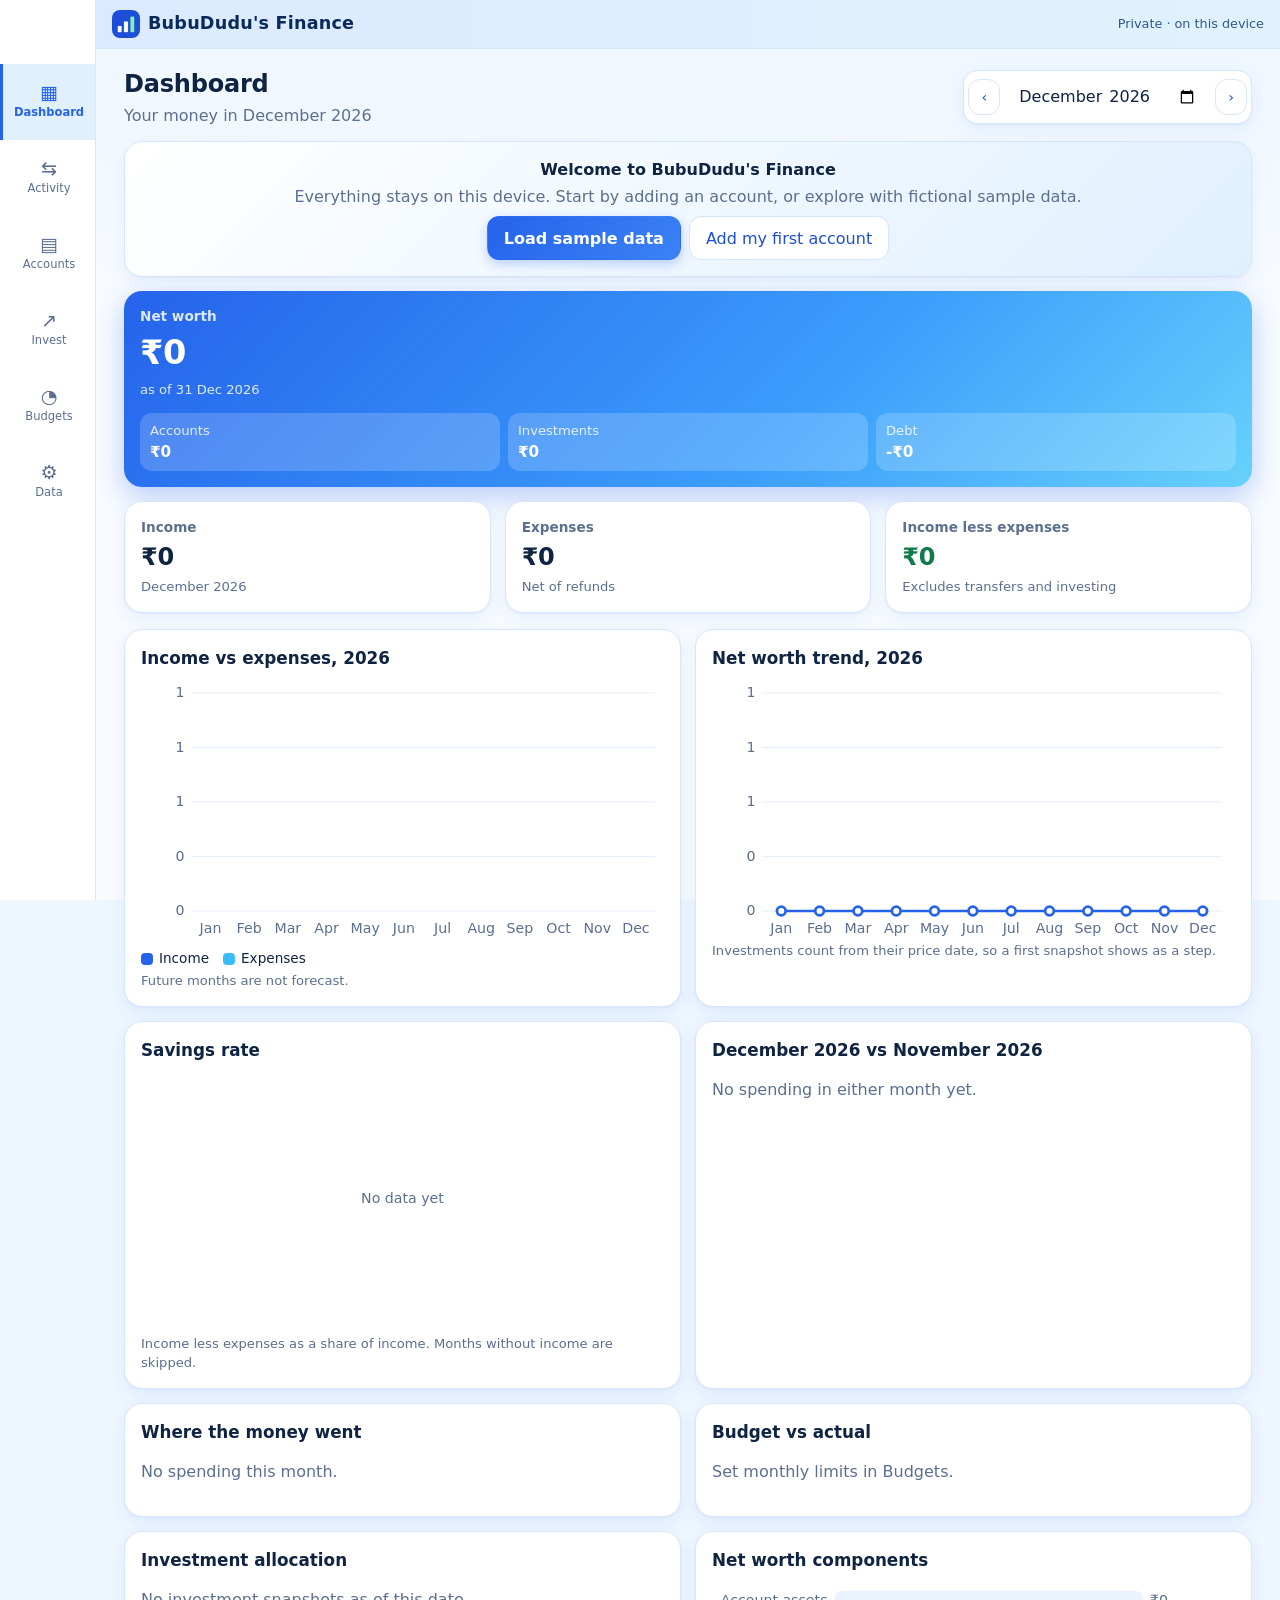
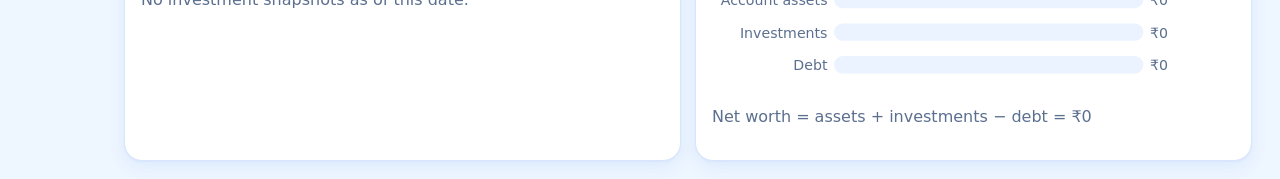
<file: AtoZ_HomeForAMan/BUBUDUDU Finance/index.html>
<!doctype html>
<html lang="en">
<head>
<meta charset="utf-8">
<meta name="viewport" content="width=device-width, initial-scale=1, viewport-fit=cover">
<meta http-equiv="Content-Security-Policy" content="default-src 'self'; script-src 'self'; style-src 'self'; img-src 'self' data:; connect-src 'self'; object-src 'none'; base-uri 'none'; form-action 'none'">
<meta name="referrer" content="no-referrer">
<meta name="theme-color" content="#dbeafe">
<meta name="color-scheme" content="light">
<meta name="apple-mobile-web-app-capable" content="yes">
<meta name="mobile-web-app-capable" content="yes">
<meta name="apple-mobile-web-app-title" content="BubuDudu's Finance">
<link rel="manifest" href="manifest.webmanifest">
<link rel="icon" href="icons/icon.svg" type="image/svg+xml">
<link rel="apple-touch-icon" href="icons/icon-180.png">
<link rel="stylesheet" href="styles.css">
<title>BubuDudu's Finance</title>
</head>
<body>
<a class="skip" href="#main">Skip to content</a>
<header class="top"><span class="brand"><img src="icons/icon-192.png" alt="" width="28" height="28">BubuDudu's Finance</span><span class="tag">Private &middot; on this device</span></header>
<main id="main" tabindex="-1"><noscript>This app needs JavaScript.</noscript></main>
<nav class="tabs" aria-label="Main">
  <button data-view="dashboard"><span aria-hidden="true">&#9638;</span>Dashboard</button>
  <button data-view="transactions"><span aria-hidden="true">&#8646;</span>Activity</button>
  <button data-view="accounts"><span aria-hidden="true">&#9636;</span>Accounts</button>
  <button data-view="investments"><span aria-hidden="true">&#8599;</span>Invest</button>
  <button data-view="budgets"><span aria-hidden="true">&#9684;</span>Budgets</button>
  <button data-view="data"><span aria-hidden="true">&#9881;</span>Data</button>
</nav>
<div id="toast" role="status" aria-live="polite"></div>
<script type="module" src="js/app.js"></script>
</body>
</html>
</file>
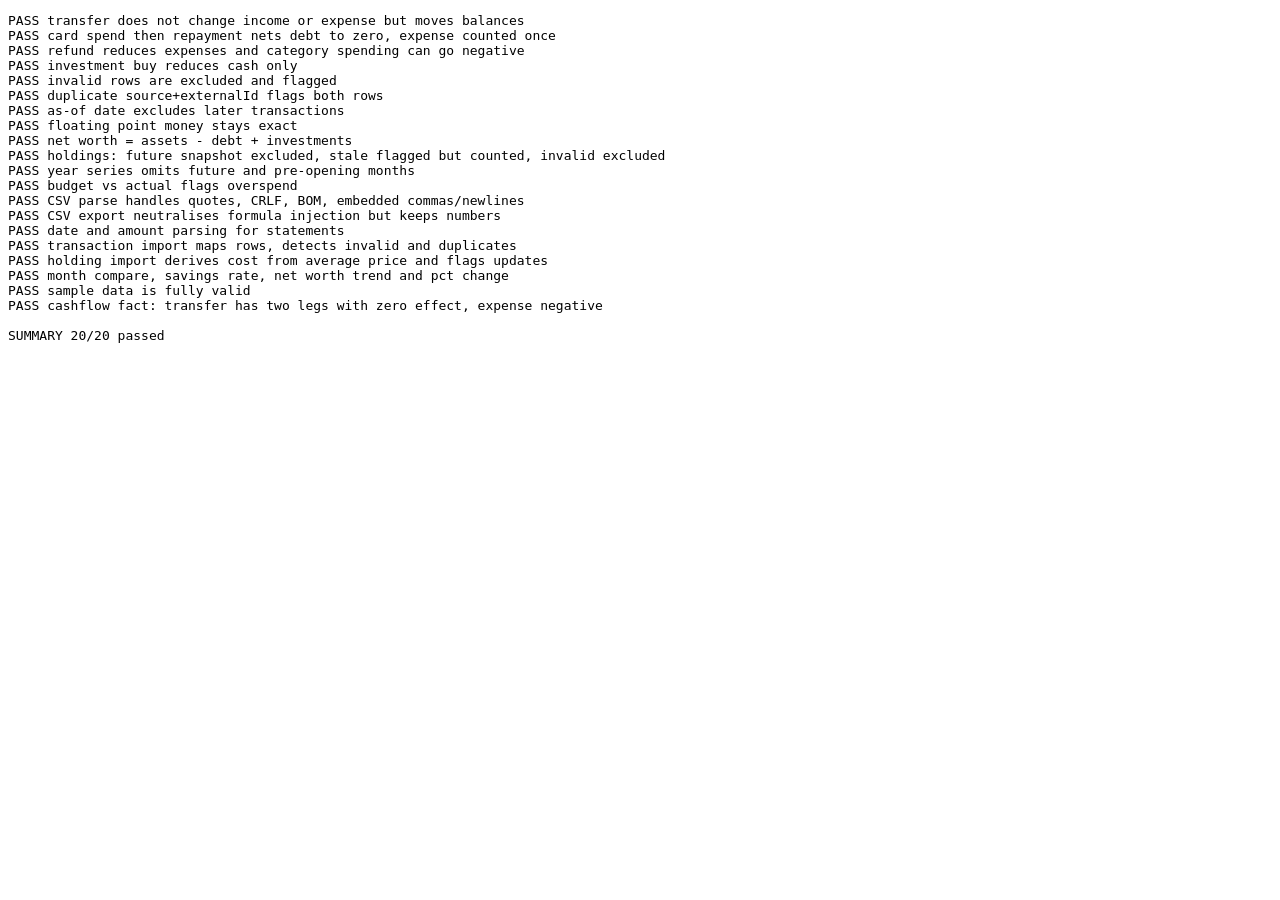
<file: AtoZ_HomeForAMan/BUBUDUDU Finance/tests/index.html>
<!doctype html>
<html lang="en">
<head>
<meta charset="utf-8">
<title>Running</title>
</head>
<body>
<pre id="out">Running…</pre>
<script type="module" src="./core.test.js"></script>
</body>
</html>
</file>
<file: AtoZ_HomeForAMan/BUBUDUDU Finance/styles.css>
:root {
  --bg: #eef6ff; --bg2: #f8fbff; --surface: #ffffff; --text: #0f2342; --muted: #5b6f8f; --border: #d6e6fb;
  --primary: #2563eb; --primary-dark: #1d4ed8; --sky: #38bdf8; --sky-soft: #e0f0ff; --primary-text: #ffffff;
  --pos: #0f7b4a; --neg: #c2362b; --warn-bg: #fff4d6; --warn-text: #7a4b00;
  --shadow: 0 1px 2px rgba(37, 99, 235, .06), 0 6px 18px rgba(37, 99, 235, .08);
}
* { box-sizing: border-box; }
html { -webkit-text-size-adjust: 100%; color-scheme: light; }
body {
  margin: 0; font: 16px/1.45 system-ui, -apple-system, "Segoe UI", Roboto, sans-serif; color: var(--text);
  background: linear-gradient(180deg, var(--bg) 0, var(--bg2) 320px) fixed, var(--bg);
  padding-bottom: calc(68px + env(safe-area-inset-bottom));
}
.skip { position: absolute; left: -999px; } .skip:focus { left: 8px; top: 8px; background: var(--surface); padding: 8px; z-index: 10; }
.top {
  display: flex; justify-content: space-between; align-items: center; gap: 8px; padding: 10px 16px; padding-top: calc(10px + env(safe-area-inset-top));
  background: linear-gradient(90deg, #dbeafe, #e0f2fe); border-bottom: 1px solid var(--border); color: #0b2a5c;
}
.brand { font-weight: 800; font-size: 1.1rem; display: inline-flex; align-items: center; gap: 8px; letter-spacing: .2px; }
.brand img { width: 28px; height: 28px; border-radius: 8px; }
.tag { font-size: .8rem; color: #35568a; }
main { max-width: 1160px; margin: 0 auto; padding: 18px 16px; outline: none; }
h1 { font-size: 1.5rem; margin: 0; letter-spacing: -.2px; } h2 { font-size: 1.05rem; margin: 0 0 10px; }
.muted, small { color: var(--muted); } small { display: block; font-size: .82rem; } .tight { margin: 2px 0 0; }
.toolbar { display: flex; justify-content: space-between; align-items: center; gap: 12px; flex-wrap: wrap; margin-bottom: 14px; }

.tabs { position: fixed; bottom: 0; left: 0; right: 0; display: flex; background: rgba(255, 255, 255, .96); backdrop-filter: blur(8px); border-top: 1px solid var(--border); padding-bottom: env(safe-area-inset-bottom); z-index: 5; }
.tabs button { flex: 1; min-height: 58px; border: 0; background: none; color: var(--muted); font: inherit; font-size: .72rem; display: flex; flex-direction: column; align-items: center; justify-content: center; gap: 2px; cursor: pointer; border-top: 3px solid transparent; }
.tabs button span { font-size: 1.2rem; line-height: 1; }
.tabs button[aria-current="page"] { color: var(--primary); font-weight: 700; border-top-color: var(--primary); background: var(--sky-soft); }

.btn { font: inherit; min-height: 44px; padding: 8px 16px; border-radius: 12px; border: 1px solid var(--border); background: var(--surface); color: var(--primary-dark); cursor: pointer; display: inline-flex; align-items: center; justify-content: center; transition: background .15s, box-shadow .15s, transform .1s; }
.btn:hover { background: var(--sky-soft); } .btn:active { transform: translateY(1px); }
.btn.primary { background: linear-gradient(135deg, var(--primary), #3b82f6); color: var(--primary-text); border-color: transparent; font-weight: 600; box-shadow: 0 4px 12px rgba(37, 99, 235, .28); }
.btn.primary:hover { background: linear-gradient(135deg, var(--primary-dark), var(--primary)); }
.btn.danger { color: var(--neg); } .btn.small { min-height: 36px; padding: 4px 12px; font-size: .9rem; }
button:focus-visible, input:focus-visible, select:focus-visible, a:focus-visible, .btn:focus-within { outline: 3px solid #93c5fd; outline-offset: 2px; }
input, select { font: inherit; min-height: 44px; padding: 8px 10px; border: 1px solid var(--border); border-radius: 12px; background: var(--surface); color: var(--text); max-width: 100%; }
input:focus, select:focus { border-color: var(--primary); }
.field { display: flex; flex-direction: column; gap: 4px; margin-bottom: 12px; } .field > span { font-size: .9rem; font-weight: 600; } .field[hidden] { display: none; }

.cards { display: grid; grid-template-columns: repeat(auto-fit, minmax(150px, 1fr)); gap: 14px; margin-bottom: 16px; }
.card, .panel, .empty { background: var(--surface); border: 1px solid var(--border); border-radius: 18px; padding: 16px; box-shadow: var(--shadow); }
.card { display: flex; flex-direction: column; gap: 2px; transition: transform .15s, box-shadow .15s; } .card:hover { transform: translateY(-2px); }
.card-label { font-size: .85rem; color: var(--muted); font-weight: 600; } .card-value { font-size: 1.5rem; letter-spacing: -.3px; }
.card.hero { grid-column: 1 / -1; background: linear-gradient(135deg, #2563eb 0%, #3b9dfc 60%, #67d1fb 100%); border: 0; color: #fff; box-shadow: 0 10px 28px rgba(37, 99, 235, .3); }
.card.hero .card-label, .card.hero small { color: rgba(255, 255, 255, .85); } .card-value.big { font-size: 2.1rem; }
.hero-parts { display: flex; gap: 8px; margin-top: 12px; flex-wrap: wrap; }
.hero-parts span { flex: 1 1 90px; background: rgba(255, 255, 255, .18); border-radius: 12px; padding: 8px 10px; } .hero-parts strong { font-size: .95rem; }
@media (min-width: 700px) { .cards { grid-template-columns: repeat(3, 1fr); } }
.pos { color: var(--pos); } .neg { color: var(--neg); }
.chip { align-self: flex-start; font-size: .75rem; font-weight: 700; padding: 2px 8px; border-radius: 999px; margin: 4px 0; }
.chip.good { background: #dcf7e8; color: #0c6b3f; } .chip.bad { background: #ffe4e1; color: #a52a20; } .chip.flat { background: var(--sky-soft); color: var(--muted); }

.grid { display: grid; gap: 14px; grid-template-columns: repeat(auto-fit, minmax(min(100%, 440px), 1fr)); }
.chart { width: 100%; max-width: 620px; height: auto; display: block; margin: 0 auto; }
.chart .gl { stroke: #e3eefc; } .chart .axis { fill: var(--muted); font-size: 13px; } .chart .axis.small { font-size: 11px; }
.chart .limit { stroke: var(--text); stroke-width: 2; } .chart .track { fill: #eaf3ff; }
.donut-empty { fill: none; stroke: #e3eefc; stroke-width: 30; r: 78; } .donut-total { fill: var(--text); font-weight: 800; font-size: 22px; }
.donut-wrap { display: flex; gap: 18px; align-items: center; flex-wrap: wrap; } .donut-wrap svg { width: 190px; flex: none; }
.legend { list-style: none; padding: 0; margin: 0; flex: 1 1 140px; } .legend li { display: flex; align-items: center; gap: 8px; margin: 6px 0; } .lg-text { flex: 1; }
.dot { width: 12px; height: 12px; border-radius: 4px; display: inline-block; flex: none; }
.legend-inline { display: flex; gap: 14px; flex-wrap: wrap; font-size: .85rem; margin: 8px 0 2px; } .lg { display: inline-flex; align-items: center; gap: 6px; }

.rows { list-style: none; padding: 0; margin: 12px 0; display: grid; gap: 10px; }
.row { display: grid; grid-template-columns: 1fr auto; gap: 6px 12px; background: var(--surface); border: 1px solid var(--border); border-radius: 14px; padding: 12px 14px; align-items: center; box-shadow: var(--shadow); }
.row.bad, tr.bad { border-color: #f3b4ae; background: #fff5f4; }
.row-main { min-width: 0; } .row-main strong { overflow-wrap: anywhere; } .issue { color: var(--neg); }
.amt { font-weight: 700; text-align: right; font-variant-numeric: tabular-nums; }
.row-actions { grid-column: 1 / -1; display: flex; gap: 8px; justify-content: flex-end; }
@media (min-width: 720px) { .row { grid-template-columns: 1fr 160px auto; } .row-actions { grid-column: auto; } }
.row input[type="number"] { width: 130px; }
.filters, .monthnav, .import-pick, .actions { display: flex; gap: 8px; flex-wrap: wrap; align-items: center; } .filters { margin-bottom: 8px; }
.monthnav { background: var(--surface); border: 1px solid var(--border); border-radius: 14px; padding: 4px; box-shadow: var(--shadow); } .monthnav input { border: 0; background: transparent; }
.actions { margin-top: 8px; justify-content: flex-end; } .actions.wrap { justify-content: flex-start; } .actions.center { justify-content: center; }
.mapping { display: grid; grid-template-columns: repeat(auto-fit, minmax(200px, 1fr)); gap: 0 12px; }
.banner { padding: 10px 12px; border-radius: 12px; margin: 0 0 12px; } .banner.warn { background: var(--warn-bg); color: var(--warn-text); }
.empty { text-align: center; margin: 0 0 14px; background: linear-gradient(135deg, #fff, var(--sky-soft)); } .empty p { color: var(--muted); margin: 4px 0 8px; }
.panel { margin-bottom: 14px; } .grid .panel { margin: 0; }
.table-wrap { overflow-x: auto; } table { border-collapse: collapse; width: 100%; font-size: .9rem; } th, td { border-bottom: 1px solid var(--border); padding: 6px 8px; text-align: left; white-space: nowrap; } th { background: var(--sky-soft); }
.services { list-style: none; padding: 0; margin: 0; } .services p { margin: 2px 0 12px; }
.form-dialog { border: 1px solid var(--border); border-radius: 20px; background: var(--surface); color: var(--text); width: min(480px, calc(100vw - 24px)); padding: 18px; max-height: 92vh; overflow: auto; box-shadow: 0 20px 60px rgba(15, 35, 66, .3); }
.form-dialog::backdrop { background: rgba(15, 35, 66, .45); backdrop-filter: blur(2px); }
.errors { color: var(--neg); padding-left: 18px; margin: 0 0 8px; } .errors:empty { display: none; }
#toast { position: fixed; left: 50%; bottom: calc(76px + env(safe-area-inset-bottom)); transform: translateX(-50%); background: #0f2d5e; color: #fff; padding: 10px 16px; border-radius: 12px; opacity: 0; pointer-events: none; transition: opacity .2s; max-width: calc(100vw - 32px); z-index: 20; box-shadow: var(--shadow); }
#toast.show { opacity: 1; }

@keyframes grow-up { from { transform: scaleY(0); } to { transform: scaleY(1); } }
@keyframes grow-right { from { transform: scaleX(0); } to { transform: scaleX(1); } }
.chart .vb { transform-box: fill-box; transform-origin: bottom; animation: grow-up .6s ease-out both; }
.chart .hb { transform-box: fill-box; transform-origin: left; animation: grow-right .7s ease-out both; }
.chart .ln { stroke-dasharray: 1200; stroke-dashoffset: 1200; animation: draw 1.1s ease-out forwards; }
@keyframes draw { to { stroke-dashoffset: 0; } }

@media (min-width: 900px) {
  body { padding-bottom: 0; padding-left: 96px; }
  .tabs { top: 0; right: auto; width: 96px; flex-direction: column; justify-content: flex-start; border-top: 0; border-right: 1px solid var(--border); padding-top: 64px; }
  .tabs button { flex: 0 0 auto; min-height: 76px; border-top: 0; border-left: 3px solid transparent; }
  .tabs button[aria-current="page"] { border-left-color: var(--primary); }
  #toast { bottom: 24px; }
}
@media (prefers-reduced-motion: reduce) { *, *::before, *::after { animation: none !important; transition: none !important; } .chart .ln { stroke-dashoffset: 0; } }
</file>
